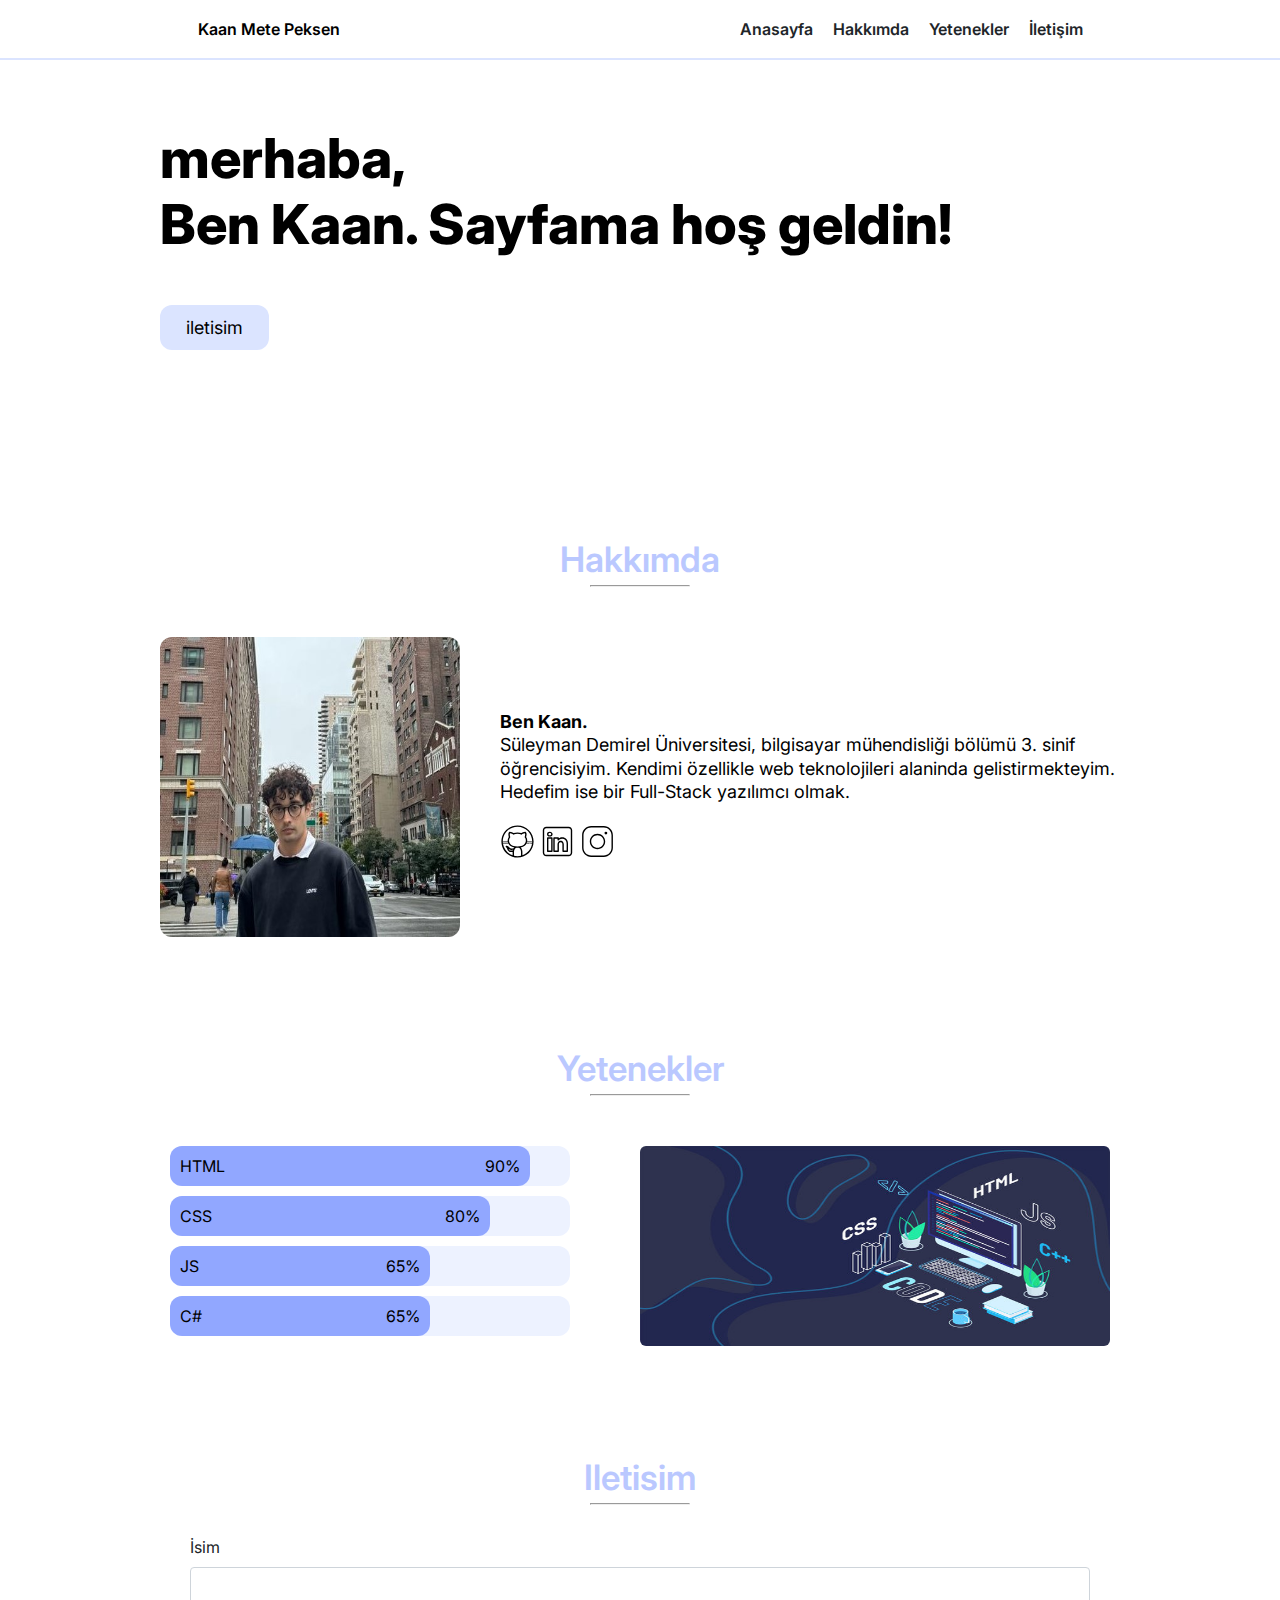
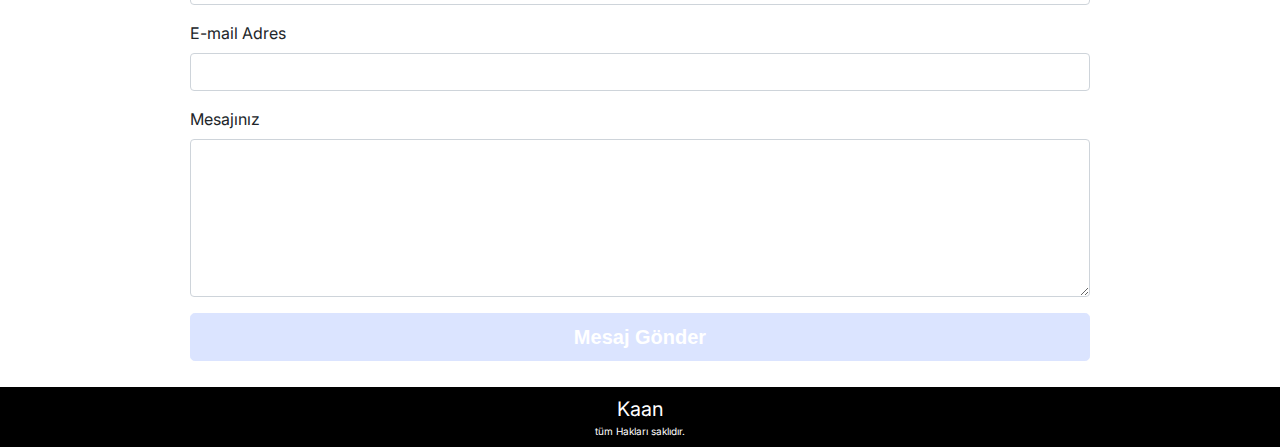
<file: index.html>
<!DOCTYPE html>
<html lang="en">
  <head>
    <meta charset="UTF-8" />
    <meta name="viewport" content="width=device-width, initial-scale=1.0" />
    <title>Kaan's website</title>
    <link rel="stylesheet" href="style.css" />
    <link rel="preconnect" href="https://fonts.googleapis.com" />
    <link rel="preconnect" href="https://fonts.gstatic.com" crossorigin />
    <link
      href="https://fonts.googleapis.com/css2?family=Inter:wght@600;800;900&family=Press+Start+2P&family=Roboto+Slab:wght@400;500;600&display=swap"
      rel="stylesheet"
    />
  </head>
  <body>
    <header class="header">
      <p class="name">Kaan Mete Peksen</p>
      <div class="links">
        <a href="#targetanasayfa" class="link">Anasayfa</a>
        <a href="#targethakkimda " class="link">Hakkımda</a>
        <a href="#targetyetenekler " class="link">Yetenekler</a>
        <a href="#targetiletisim " class="link">İletişim</a>
      </div>
    </header>
    <div id="targetanasayfa"></div>
    <article class="article">
      <div class="firstpart">
        <p class="mainheader">merhaba,<br />Ben Kaan. Sayfama hoş geldin!</p>
        <a href="#" class="iletisim" id="iletisimButton">iletisim</a>
      </div>
      <div class="aboutme">
        <div id="targethakkimda" class="d"></div>
        <p class="sectionheader">Hakkımda</p>
        <hr />
        <div class="aboutmecontent">
          <img
            src="images/photo.jpg"
            alt="myself"
            style="width: 300px; height: 300px"
            class="myself"
          />
          <p class="aboutmetext">
            <b>Ben Kaan.</b><br />Süleyman Demirel Üniversitesi, bilgisayar
            mühendisliği bölümü 3. sinif öğrencisiyim. Kendimi özellikle web
            teknolojileri alaninda gelistirmekteyim. Hedefim ise bir Full-Stack
            yazılımcı olmak.<br />
            <svg
              xmlns="http://www.w3.org/2000/svg"
              x="0px"
              y="0px"
              class="icon"
              onclick="openGithubPage()"
              viewBox="0 0 50 50"
            >
              <path
                d="M 25 2 C 12.311335 2 2 12.311335 2 25 C 2 37.688665 12.311335 48 25 48 C 37.688665 48 48 37.688665 48 25 C 48 12.311335 37.688665 2 25 2 z M 25 4 C 36.607335 4 46 13.392665 46 25 C 46 25.071371 45.994849 25.141688 45.994141 25.212891 C 45.354527 25.153853 44.615508 25.097776 43.675781 25.064453 C 42.347063 25.017336 40.672259 25.030987 38.773438 25.125 C 38.843852 24.634651 38.893205 24.137377 38.894531 23.626953 C 38.991361 21.754332 38.362521 20.002464 37.339844 18.455078 C 37.586913 17.601352 37.876747 16.515218 37.949219 15.283203 C 38.031819 13.878925 37.910599 12.321765 36.783203 11.269531 L 36.494141 11 L 36.099609 11 C 33.416539 11 31.580023 12.12321 30.457031 13.013672 C 28.835529 12.386022 27.01222 12 25 12 C 22.976367 12 21.135525 12.391416 19.447266 13.017578 C 18.324911 12.126691 16.486785 11 13.800781 11 L 13.408203 11 L 13.119141 11.267578 C 12.020956 12.287321 11.919778 13.801759 11.988281 15.199219 C 12.048691 16.431506 12.321732 17.552142 12.564453 18.447266 C 11.524489 20.02486 10.900391 21.822018 10.900391 23.599609 C 10.900391 24.111237 10.947969 24.610071 11.017578 25.101562 C 9.2118173 25.017808 7.6020996 25.001668 6.3242188 25.046875 C 5.3845143 25.080118 4.6454422 25.135713 4.0058594 25.195312 C 4.0052628 25.129972 4 25.065482 4 25 C 4 13.392665 13.392665 4 25 4 z M 14.396484 13.130859 C 16.414067 13.322043 17.931995 14.222972 18.634766 14.847656 L 19.103516 15.261719 L 19.681641 15.025391 C 21.263092 14.374205 23.026984 14 25 14 C 26.973016 14 28.737393 14.376076 30.199219 15.015625 L 30.785156 15.273438 L 31.263672 14.847656 C 31.966683 14.222758 33.487184 13.321554 35.505859 13.130859 C 35.774256 13.575841 36.007486 14.208668 35.951172 15.166016 C 35.883772 16.311737 35.577304 17.559658 35.345703 18.300781 L 35.195312 18.783203 L 35.494141 19.191406 C 36.483616 20.540691 36.988121 22.000937 36.902344 23.544922 L 36.900391 23.572266 L 36.900391 23.599609 C 36.900391 26.095064 36.00178 28.092339 34.087891 29.572266 C 32.174048 31.052199 29.152663 32 24.900391 32 C 20.648118 32 17.624827 31.052192 15.710938 29.572266 C 13.797047 28.092339 12.900391 26.095064 12.900391 23.599609 C 12.900391 22.134903 13.429308 20.523599 14.40625 19.191406 L 14.699219 18.792969 L 14.558594 18.318359 C 14.326866 17.530484 14.042825 16.254103 13.986328 15.101562 C 13.939338 14.14294 14.166221 13.537027 14.396484 13.130859 z M 8.8847656 26.021484 C 9.5914575 26.03051 10.40146 26.068656 11.212891 26.109375 C 11.290419 26.421172 11.378822 26.727898 11.486328 27.027344 C 8.178972 27.097092 5.7047309 27.429674 4.1796875 27.714844 C 4.1152068 27.214494 4.0638483 26.710021 4.0351562 26.199219 C 5.1622058 26.092262 6.7509972 25.994233 8.8847656 26.021484 z M 41.115234 26.037109 C 43.247527 26.010033 44.835728 26.108156 45.962891 26.214844 C 45.934234 26.718328 45.883749 27.215664 45.820312 27.708984 C 44.24077 27.41921 41.699674 27.086688 38.306641 27.033203 C 38.411945 26.739677 38.499627 26.438219 38.576172 26.132812 C 39.471291 26.084833 40.344564 26.046896 41.115234 26.037109 z M 11.912109 28.019531 C 12.508849 29.215327 13.361516 30.283019 14.488281 31.154297 C 16.028825 32.345531 18.031623 33.177838 20.476562 33.623047 C 20.156699 33.951698 19.86578 34.312595 19.607422 34.693359 L 19.546875 34.640625 C 19.552375 34.634325 19.04975 34.885878 18.298828 34.953125 C 17.547906 35.020374 16.621615 35 15.800781 35 C 14.575781 35 14.03621 34.42121 13.173828 33.367188 C 12.696283 32.72356 12.114101 32.202331 11.548828 31.806641 C 10.970021 31.401475 10.476259 31.115509 9.8652344 31.013672 L 9.7832031 31 L 9.6992188 31 C 9.2325521 31 8.7809835 31.03379 8.359375 31.515625 C 8.1485707 31.756544 8.003277 32.202561 8.0976562 32.580078 C 8.1920352 32.957595 8.4308563 33.189581 8.6445312 33.332031 C 10.011254 34.24318 10.252795 36.046511 11.109375 37.650391 C 11.909298 39.244315 13.635662 40 15.400391 40 L 18 40 L 18 44.802734 C 10.967811 42.320535 5.6646795 36.204613 4.3320312 28.703125 C 5.8629338 28.414776 8.4265387 28.068108 11.912109 28.019531 z M 37.882812 28.027344 C 41.445538 28.05784 44.08105 28.404061 45.669922 28.697266 C 44.339047 36.201504 39.034072 42.31987 32 44.802734 L 32 39.599609 C 32 38.015041 31.479642 36.267712 30.574219 34.810547 C 30.299322 34.368135 29.975945 33.949736 29.615234 33.574219 C 31.930453 33.11684 33.832364 32.298821 35.3125 31.154297 C 36.436824 30.284907 37.287588 29.220424 37.882812 28.027344 z M 23.699219 34.099609 L 26.5 34.099609 C 27.312821 34.099609 28.180423 34.7474 28.875 35.865234 C 29.569577 36.983069 30 38.484177 30 39.599609 L 30 45.398438 C 28.397408 45.789234 26.72379 46 25 46 C 23.27621 46 21.602592 45.789234 20 45.398438 L 20 39.599609 C 20 38.508869 20.467828 37.011307 21.208984 35.888672 C 21.950141 34.766037 22.886398 34.099609 23.699219 34.099609 z M 12.308594 35.28125 C 13.174368 36.179258 14.222525 37 15.800781 37 C 16.579948 37 17.552484 37.028073 18.476562 36.945312 C 18.479848 36.945018 18.483042 36.943654 18.486328 36.943359 C 18.36458 37.293361 18.273744 37.645529 18.197266 38 L 15.400391 38 C 14.167057 38 13.29577 37.55443 12.894531 36.751953 L 12.886719 36.738281 L 12.880859 36.726562 C 12.716457 36.421191 12.500645 35.81059 12.308594 35.28125 z"
              ></path>
            </svg>
            <svg
              xmlns="http://www.w3.org/2000/svg"
              x="0px"
              y="0px"
              class="icon"
              viewBox="0 0 50 50"
              onclick="openLinkedInPage()"
            >
              <path
                d="M 9 4 C 6.2504839 4 4 6.2504839 4 9 L 4 41 C 4 43.749516 6.2504839 46 9 46 L 41 46 C 43.749516 46 46 43.749516 46 41 L 46 9 C 46 6.2504839 43.749516 4 41 4 L 9 4 z M 9 6 L 41 6 C 42.668484 6 44 7.3315161 44 9 L 44 41 C 44 42.668484 42.668484 44 41 44 L 9 44 C 7.3315161 44 6 42.668484 6 41 L 6 9 C 6 7.3315161 7.3315161 6 9 6 z M 14 11.011719 C 12.904779 11.011719 11.919219 11.339079 11.189453 11.953125 C 10.459687 12.567171 10.011719 13.484511 10.011719 14.466797 C 10.011719 16.333977 11.631285 17.789609 13.691406 17.933594 A 0.98809878 0.98809878 0 0 0 13.695312 17.935547 A 0.98809878 0.98809878 0 0 0 14 17.988281 C 16.27301 17.988281 17.988281 16.396083 17.988281 14.466797 A 0.98809878 0.98809878 0 0 0 17.986328 14.414062 C 17.884577 12.513831 16.190443 11.011719 14 11.011719 z M 14 12.988281 C 15.392231 12.988281 15.94197 13.610038 16.001953 14.492188 C 15.989803 15.348434 15.460091 16.011719 14 16.011719 C 12.614594 16.011719 11.988281 15.302225 11.988281 14.466797 C 11.988281 14.049083 12.140703 13.734298 12.460938 13.464844 C 12.78117 13.19539 13.295221 12.988281 14 12.988281 z M 11 19 A 1.0001 1.0001 0 0 0 10 20 L 10 39 A 1.0001 1.0001 0 0 0 11 40 L 17 40 A 1.0001 1.0001 0 0 0 18 39 L 18 33.134766 L 18 20 A 1.0001 1.0001 0 0 0 17 19 L 11 19 z M 20 19 A 1.0001 1.0001 0 0 0 19 20 L 19 39 A 1.0001 1.0001 0 0 0 20 40 L 26 40 A 1.0001 1.0001 0 0 0 27 39 L 27 29 C 27 28.170333 27.226394 27.345035 27.625 26.804688 C 28.023606 26.264339 28.526466 25.940057 29.482422 25.957031 C 30.468166 25.973981 30.989999 26.311669 31.384766 26.841797 C 31.779532 27.371924 32 28.166667 32 29 L 32 39 A 1.0001 1.0001 0 0 0 33 40 L 39 40 A 1.0001 1.0001 0 0 0 40 39 L 40 28.261719 C 40 25.300181 39.122788 22.95433 37.619141 21.367188 C 36.115493 19.780044 34.024172 19 31.8125 19 C 29.710483 19 28.110853 19.704889 27 20.423828 L 27 20 A 1.0001 1.0001 0 0 0 26 19 L 20 19 z M 12 21 L 16 21 L 16 33.134766 L 16 38 L 12 38 L 12 21 z M 21 21 L 25 21 L 25 22.560547 A 1.0001 1.0001 0 0 0 26.798828 23.162109 C 26.798828 23.162109 28.369194 21 31.8125 21 C 33.565828 21 35.069366 21.582581 36.167969 22.742188 C 37.266572 23.901794 38 25.688257 38 28.261719 L 38 38 L 34 38 L 34 29 C 34 27.833333 33.720468 26.627107 32.990234 25.646484 C 32.260001 24.665862 31.031834 23.983076 29.517578 23.957031 C 27.995534 23.930001 26.747519 24.626988 26.015625 25.619141 C 25.283731 26.611293 25 27.829667 25 29 L 25 38 L 21 38 L 21 21 z"
              ></path>
            </svg>
            <svg
              xmlns="http://www.w3.org/2000/svg"
              x="0px"
              y="0px"
              viewBox="0 0 50 50"
              class="icon"
              onclick="openInstagramPage()"
            >
              <path
                d="M 16 3 C 8.8324839 3 3 8.8324839 3 16 L 3 34 C 3 41.167516 8.8324839 47 16 47 L 34 47 C 41.167516 47 47 41.167516 47 34 L 47 16 C 47 8.8324839 41.167516 3 34 3 L 16 3 z M 16 5 L 34 5 C 40.086484 5 45 9.9135161 45 16 L 45 34 C 45 40.086484 40.086484 45 34 45 L 16 45 C 9.9135161 45 5 40.086484 5 34 L 5 16 C 5 9.9135161 9.9135161 5 16 5 z M 37 11 A 2 2 0 0 0 35 13 A 2 2 0 0 0 37 15 A 2 2 0 0 0 39 13 A 2 2 0 0 0 37 11 z M 25 14 C 18.936712 14 14 18.936712 14 25 C 14 31.063288 18.936712 36 25 36 C 31.063288 36 36 31.063288 36 25 C 36 18.936712 31.063288 14 25 14 z M 25 16 C 29.982407 16 34 20.017593 34 25 C 34 29.982407 29.982407 34 25 34 C 20.017593 34 16 29.982407 16 25 C 16 20.017593 20.017593 16 25 16 z"
              ></path>
            </svg>
          </p>
        </div>
        <div id="targetyetenekler"></div>
      </div>
      <div class="skills">
        <p class="sectionheader">Yetenekler</p>
        <hr />

        <div class="skillscontent">
          <div class="skillstext">
            <div class="skillscontainer">
              <div class="skills html">
                <p>HTML</p>
                <p>90%</p>
              </div>
            </div>

            <div class="skillscontainer">
              <div class="skills css">
                <p>CSS</p>
                <p>80%</p>
              </div>
            </div>

            <div class="skillscontainer">
              <div class="skills js">
                <p>JS</p>
                <p>65%</p>
              </div>
            </div>
            <div class="skillscontainer">
              <div class="skills js">
                <p>C#</p>
                <p>65%</p>
              </div>
            </div>
          </div>
          <img src="images/htmlcssjs.jpg" alt="" class="skillsimg" />
        </div>
      </div>
      <div class="iletisimsection">
        <p class="sectionheader">Iletisim</p>
        <hr />
        <div class="fcf-body">
          <div id="fcf-form">
            <form
              id="fcf-form-id"
              class="fcf-form-class"
              method="post"
              action="contact-form-process.php"
            >
              <div class="fcf-form-group">
                <label for="Name" class="fcf-label">İsim</label>
                <div class="fcf-input-group">
                  <input
                    type="text"
                    id="Name"
                    name="Name"
                    class="fcf-form-control"
                    required
                  />
                </div>
              </div>

              <div class="fcf-form-group">
                <label for="Email" class="fcf-label">E-mail Adres</label>
                <div class="fcf-input-group">
                  <input
                    type="email"
                    id="Email"
                    name="Email"
                    class="fcf-form-control"
                    required
                  />
                </div>
              </div>

              <div class="fcf-form-group">
                <label for="Message" class="fcf-label">Mesajınız</label>
                <div class="fcf-input-group">
                  <textarea
                    id="Message"
                    name="Message"
                    class="fcf-form-control"
                    rows="6"
                    maxlength="3000"
                    required
                  ></textarea>
                </div>
              </div>

              <div class="fcf-form-group">
                <button
                  id="fcf-button"
                  class="fcf-btn fcf-btn-primary fcf-btn-lg fcf-btn-block"
                  onclick="buttonClicked()"
                >
                  Mesaj Gönder
                </button>
              </div>
            </form>
          </div>
          <div id="targetiletisim"></div>
        </div>
      </div>
    </article>
    <footer>
      <p class="footertext footername">Kaan</p>
      <p class="footertext">tüm Hakları saklıdır.</p>
    </footer>
  </body>
  <script src="script.js"></script>
</html>
</file>
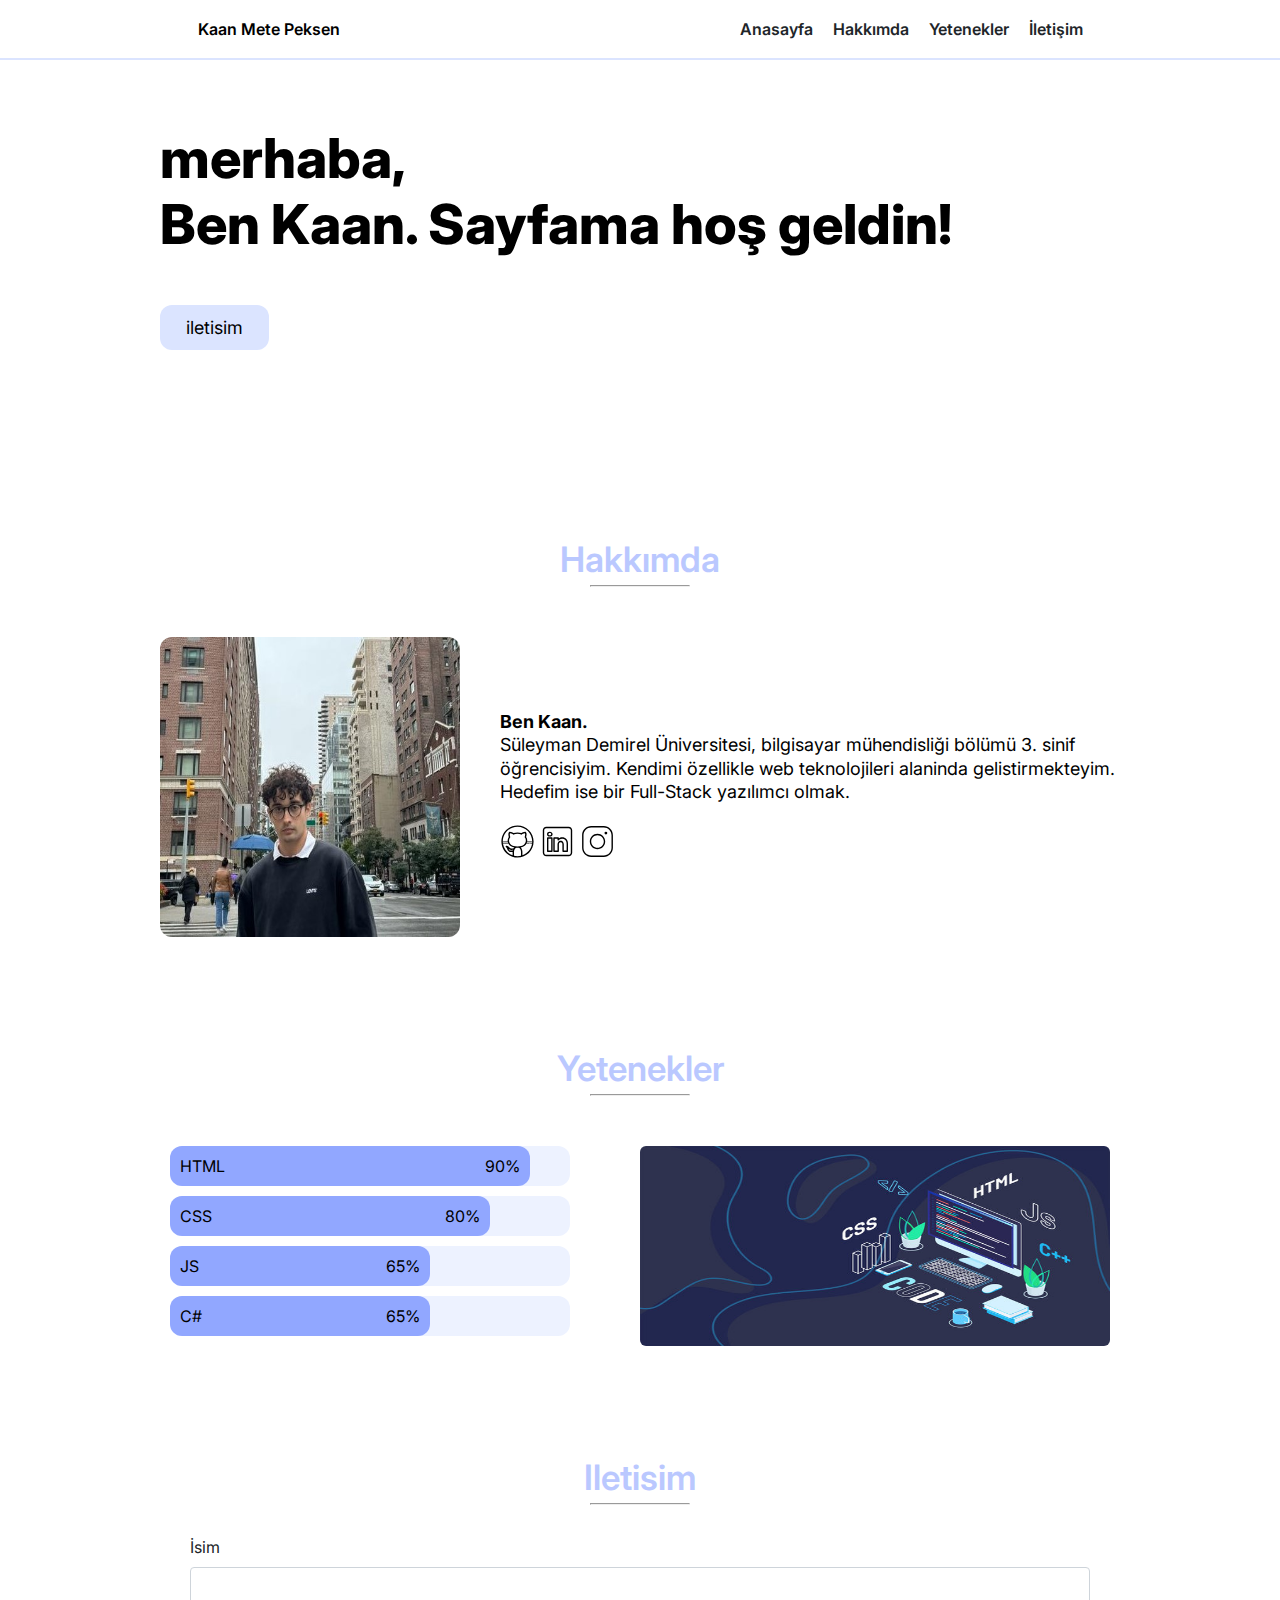
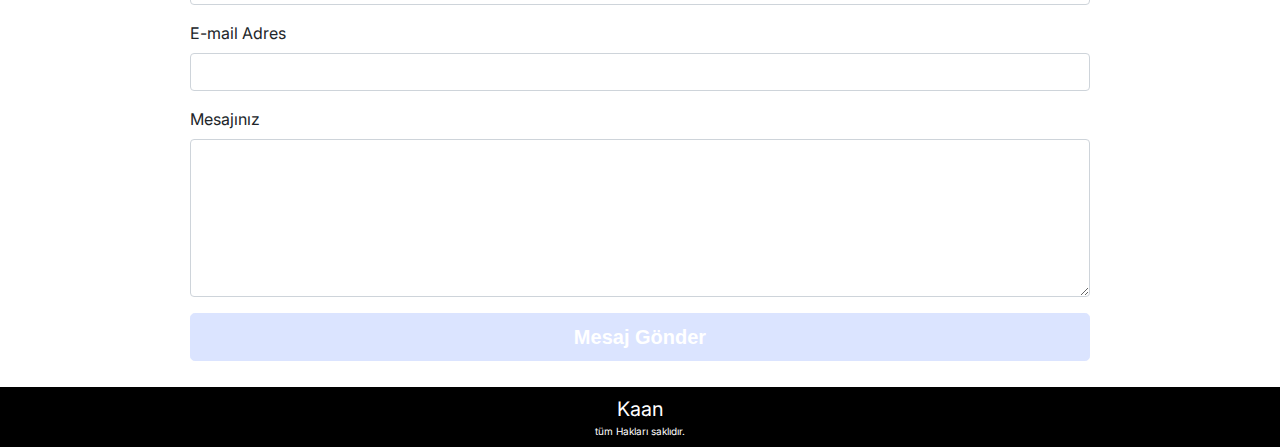
<file: homework/index.html>
<!DOCTYPE html>
<html lang="en">
  <head>
    <meta charset="UTF-8" />
    <meta name="viewport" content="width=device-width, initial-scale=1.0" />
    <title>Document</title>
    <link rel="stylesheet" href="style.css" />
    <link rel="preconnect" href="https://fonts.googleapis.com" />
    <link rel="preconnect" href="https://fonts.gstatic.com" crossorigin />
    <link
      href="https://fonts.googleapis.com/css2?family=Inter:wght@600;800;900&family=Press+Start+2P&family=Roboto+Slab:wght@400;500;600&display=swap"
      rel="stylesheet"
    />
  </head>
  <body>
    <header class="header">
      <p class="name">Kaan Mete Peksen</p>
      <div class="links">
        <a href="#targetanasayfa" class="link">Anasayfa</a>
        <a href="#targethakkimda " class="link">Hakkımda</a>
        <a href="#targetyetenekler " class="link">Yetenekler</a>
        <a href="#targetiletisim " class="link">İletişim</a>
      </div>
    </header>
    <div id="targetanasayfa"></div>
    <article class="article">
      <div class="firstpart">
        <p class="mainheader">merhaba,<br />Ben Kaan. Sayfama hoş geldin!</p>
        <a href="#" class="iletisim" id="iletisimButton">iletisim</a>
      </div>
      <div class="aboutme">
        <div id="targethakkimda" class="d"></div>
        <p class="sectionheader">Hakkımda</p>
        <hr />
        <div class="aboutmecontent">
          <img
            src="images/photo.jpg"
            alt="myself"
            style="width: 300px; height: 300px"
            class="myself"
          />
          <p class="aboutmetext">
            <b>Ben Kaan.</b><br />Süleyman Demirel Üniversitesi, bilgisayar
            mühendisliği bölümü 3. sinif öğrencisiyim. Kendimi özellikle web
            teknolojileri alaninda gelistirmekteyim. Hedefim ise bir Full-Stack
            yazılımcı olmak.<br />
            <svg
              xmlns="http://www.w3.org/2000/svg"
              x="0px"
              y="0px"
              class="icon"
              onclick="openGithubPage()"
              viewBox="0 0 50 50"
            >
              <path
                d="M 25 2 C 12.311335 2 2 12.311335 2 25 C 2 37.688665 12.311335 48 25 48 C 37.688665 48 48 37.688665 48 25 C 48 12.311335 37.688665 2 25 2 z M 25 4 C 36.607335 4 46 13.392665 46 25 C 46 25.071371 45.994849 25.141688 45.994141 25.212891 C 45.354527 25.153853 44.615508 25.097776 43.675781 25.064453 C 42.347063 25.017336 40.672259 25.030987 38.773438 25.125 C 38.843852 24.634651 38.893205 24.137377 38.894531 23.626953 C 38.991361 21.754332 38.362521 20.002464 37.339844 18.455078 C 37.586913 17.601352 37.876747 16.515218 37.949219 15.283203 C 38.031819 13.878925 37.910599 12.321765 36.783203 11.269531 L 36.494141 11 L 36.099609 11 C 33.416539 11 31.580023 12.12321 30.457031 13.013672 C 28.835529 12.386022 27.01222 12 25 12 C 22.976367 12 21.135525 12.391416 19.447266 13.017578 C 18.324911 12.126691 16.486785 11 13.800781 11 L 13.408203 11 L 13.119141 11.267578 C 12.020956 12.287321 11.919778 13.801759 11.988281 15.199219 C 12.048691 16.431506 12.321732 17.552142 12.564453 18.447266 C 11.524489 20.02486 10.900391 21.822018 10.900391 23.599609 C 10.900391 24.111237 10.947969 24.610071 11.017578 25.101562 C 9.2118173 25.017808 7.6020996 25.001668 6.3242188 25.046875 C 5.3845143 25.080118 4.6454422 25.135713 4.0058594 25.195312 C 4.0052628 25.129972 4 25.065482 4 25 C 4 13.392665 13.392665 4 25 4 z M 14.396484 13.130859 C 16.414067 13.322043 17.931995 14.222972 18.634766 14.847656 L 19.103516 15.261719 L 19.681641 15.025391 C 21.263092 14.374205 23.026984 14 25 14 C 26.973016 14 28.737393 14.376076 30.199219 15.015625 L 30.785156 15.273438 L 31.263672 14.847656 C 31.966683 14.222758 33.487184 13.321554 35.505859 13.130859 C 35.774256 13.575841 36.007486 14.208668 35.951172 15.166016 C 35.883772 16.311737 35.577304 17.559658 35.345703 18.300781 L 35.195312 18.783203 L 35.494141 19.191406 C 36.483616 20.540691 36.988121 22.000937 36.902344 23.544922 L 36.900391 23.572266 L 36.900391 23.599609 C 36.900391 26.095064 36.00178 28.092339 34.087891 29.572266 C 32.174048 31.052199 29.152663 32 24.900391 32 C 20.648118 32 17.624827 31.052192 15.710938 29.572266 C 13.797047 28.092339 12.900391 26.095064 12.900391 23.599609 C 12.900391 22.134903 13.429308 20.523599 14.40625 19.191406 L 14.699219 18.792969 L 14.558594 18.318359 C 14.326866 17.530484 14.042825 16.254103 13.986328 15.101562 C 13.939338 14.14294 14.166221 13.537027 14.396484 13.130859 z M 8.8847656 26.021484 C 9.5914575 26.03051 10.40146 26.068656 11.212891 26.109375 C 11.290419 26.421172 11.378822 26.727898 11.486328 27.027344 C 8.178972 27.097092 5.7047309 27.429674 4.1796875 27.714844 C 4.1152068 27.214494 4.0638483 26.710021 4.0351562 26.199219 C 5.1622058 26.092262 6.7509972 25.994233 8.8847656 26.021484 z M 41.115234 26.037109 C 43.247527 26.010033 44.835728 26.108156 45.962891 26.214844 C 45.934234 26.718328 45.883749 27.215664 45.820312 27.708984 C 44.24077 27.41921 41.699674 27.086688 38.306641 27.033203 C 38.411945 26.739677 38.499627 26.438219 38.576172 26.132812 C 39.471291 26.084833 40.344564 26.046896 41.115234 26.037109 z M 11.912109 28.019531 C 12.508849 29.215327 13.361516 30.283019 14.488281 31.154297 C 16.028825 32.345531 18.031623 33.177838 20.476562 33.623047 C 20.156699 33.951698 19.86578 34.312595 19.607422 34.693359 L 19.546875 34.640625 C 19.552375 34.634325 19.04975 34.885878 18.298828 34.953125 C 17.547906 35.020374 16.621615 35 15.800781 35 C 14.575781 35 14.03621 34.42121 13.173828 33.367188 C 12.696283 32.72356 12.114101 32.202331 11.548828 31.806641 C 10.970021 31.401475 10.476259 31.115509 9.8652344 31.013672 L 9.7832031 31 L 9.6992188 31 C 9.2325521 31 8.7809835 31.03379 8.359375 31.515625 C 8.1485707 31.756544 8.003277 32.202561 8.0976562 32.580078 C 8.1920352 32.957595 8.4308563 33.189581 8.6445312 33.332031 C 10.011254 34.24318 10.252795 36.046511 11.109375 37.650391 C 11.909298 39.244315 13.635662 40 15.400391 40 L 18 40 L 18 44.802734 C 10.967811 42.320535 5.6646795 36.204613 4.3320312 28.703125 C 5.8629338 28.414776 8.4265387 28.068108 11.912109 28.019531 z M 37.882812 28.027344 C 41.445538 28.05784 44.08105 28.404061 45.669922 28.697266 C 44.339047 36.201504 39.034072 42.31987 32 44.802734 L 32 39.599609 C 32 38.015041 31.479642 36.267712 30.574219 34.810547 C 30.299322 34.368135 29.975945 33.949736 29.615234 33.574219 C 31.930453 33.11684 33.832364 32.298821 35.3125 31.154297 C 36.436824 30.284907 37.287588 29.220424 37.882812 28.027344 z M 23.699219 34.099609 L 26.5 34.099609 C 27.312821 34.099609 28.180423 34.7474 28.875 35.865234 C 29.569577 36.983069 30 38.484177 30 39.599609 L 30 45.398438 C 28.397408 45.789234 26.72379 46 25 46 C 23.27621 46 21.602592 45.789234 20 45.398438 L 20 39.599609 C 20 38.508869 20.467828 37.011307 21.208984 35.888672 C 21.950141 34.766037 22.886398 34.099609 23.699219 34.099609 z M 12.308594 35.28125 C 13.174368 36.179258 14.222525 37 15.800781 37 C 16.579948 37 17.552484 37.028073 18.476562 36.945312 C 18.479848 36.945018 18.483042 36.943654 18.486328 36.943359 C 18.36458 37.293361 18.273744 37.645529 18.197266 38 L 15.400391 38 C 14.167057 38 13.29577 37.55443 12.894531 36.751953 L 12.886719 36.738281 L 12.880859 36.726562 C 12.716457 36.421191 12.500645 35.81059 12.308594 35.28125 z"
              ></path>
            </svg>
            <svg
              xmlns="http://www.w3.org/2000/svg"
              x="0px"
              y="0px"
              class="icon"
              viewBox="0 0 50 50"
              onclick="openLinkedInPage()"
            >
              <path
                d="M 9 4 C 6.2504839 4 4 6.2504839 4 9 L 4 41 C 4 43.749516 6.2504839 46 9 46 L 41 46 C 43.749516 46 46 43.749516 46 41 L 46 9 C 46 6.2504839 43.749516 4 41 4 L 9 4 z M 9 6 L 41 6 C 42.668484 6 44 7.3315161 44 9 L 44 41 C 44 42.668484 42.668484 44 41 44 L 9 44 C 7.3315161 44 6 42.668484 6 41 L 6 9 C 6 7.3315161 7.3315161 6 9 6 z M 14 11.011719 C 12.904779 11.011719 11.919219 11.339079 11.189453 11.953125 C 10.459687 12.567171 10.011719 13.484511 10.011719 14.466797 C 10.011719 16.333977 11.631285 17.789609 13.691406 17.933594 A 0.98809878 0.98809878 0 0 0 13.695312 17.935547 A 0.98809878 0.98809878 0 0 0 14 17.988281 C 16.27301 17.988281 17.988281 16.396083 17.988281 14.466797 A 0.98809878 0.98809878 0 0 0 17.986328 14.414062 C 17.884577 12.513831 16.190443 11.011719 14 11.011719 z M 14 12.988281 C 15.392231 12.988281 15.94197 13.610038 16.001953 14.492188 C 15.989803 15.348434 15.460091 16.011719 14 16.011719 C 12.614594 16.011719 11.988281 15.302225 11.988281 14.466797 C 11.988281 14.049083 12.140703 13.734298 12.460938 13.464844 C 12.78117 13.19539 13.295221 12.988281 14 12.988281 z M 11 19 A 1.0001 1.0001 0 0 0 10 20 L 10 39 A 1.0001 1.0001 0 0 0 11 40 L 17 40 A 1.0001 1.0001 0 0 0 18 39 L 18 33.134766 L 18 20 A 1.0001 1.0001 0 0 0 17 19 L 11 19 z M 20 19 A 1.0001 1.0001 0 0 0 19 20 L 19 39 A 1.0001 1.0001 0 0 0 20 40 L 26 40 A 1.0001 1.0001 0 0 0 27 39 L 27 29 C 27 28.170333 27.226394 27.345035 27.625 26.804688 C 28.023606 26.264339 28.526466 25.940057 29.482422 25.957031 C 30.468166 25.973981 30.989999 26.311669 31.384766 26.841797 C 31.779532 27.371924 32 28.166667 32 29 L 32 39 A 1.0001 1.0001 0 0 0 33 40 L 39 40 A 1.0001 1.0001 0 0 0 40 39 L 40 28.261719 C 40 25.300181 39.122788 22.95433 37.619141 21.367188 C 36.115493 19.780044 34.024172 19 31.8125 19 C 29.710483 19 28.110853 19.704889 27 20.423828 L 27 20 A 1.0001 1.0001 0 0 0 26 19 L 20 19 z M 12 21 L 16 21 L 16 33.134766 L 16 38 L 12 38 L 12 21 z M 21 21 L 25 21 L 25 22.560547 A 1.0001 1.0001 0 0 0 26.798828 23.162109 C 26.798828 23.162109 28.369194 21 31.8125 21 C 33.565828 21 35.069366 21.582581 36.167969 22.742188 C 37.266572 23.901794 38 25.688257 38 28.261719 L 38 38 L 34 38 L 34 29 C 34 27.833333 33.720468 26.627107 32.990234 25.646484 C 32.260001 24.665862 31.031834 23.983076 29.517578 23.957031 C 27.995534 23.930001 26.747519 24.626988 26.015625 25.619141 C 25.283731 26.611293 25 27.829667 25 29 L 25 38 L 21 38 L 21 21 z"
              ></path>
            </svg>
            <svg
              xmlns="http://www.w3.org/2000/svg"
              x="0px"
              y="0px"
              viewBox="0 0 50 50"
              class="icon"
              onclick="openInstagramPage()"
            >
              <path
                d="M 16 3 C 8.8324839 3 3 8.8324839 3 16 L 3 34 C 3 41.167516 8.8324839 47 16 47 L 34 47 C 41.167516 47 47 41.167516 47 34 L 47 16 C 47 8.8324839 41.167516 3 34 3 L 16 3 z M 16 5 L 34 5 C 40.086484 5 45 9.9135161 45 16 L 45 34 C 45 40.086484 40.086484 45 34 45 L 16 45 C 9.9135161 45 5 40.086484 5 34 L 5 16 C 5 9.9135161 9.9135161 5 16 5 z M 37 11 A 2 2 0 0 0 35 13 A 2 2 0 0 0 37 15 A 2 2 0 0 0 39 13 A 2 2 0 0 0 37 11 z M 25 14 C 18.936712 14 14 18.936712 14 25 C 14 31.063288 18.936712 36 25 36 C 31.063288 36 36 31.063288 36 25 C 36 18.936712 31.063288 14 25 14 z M 25 16 C 29.982407 16 34 20.017593 34 25 C 34 29.982407 29.982407 34 25 34 C 20.017593 34 16 29.982407 16 25 C 16 20.017593 20.017593 16 25 16 z"
              ></path>
            </svg>
          </p>
        </div>
        <div id="targetyetenekler"></div>
      </div>
      <div class="skills">
        <p class="sectionheader">Yetenekler</p>
        <hr />

        <div class="skillscontent">
          <div class="skillstext">
            <div class="skillscontainer">
              <div class="skills html">
                <p>HTML</p>
                <p>90%</p>
              </div>
            </div>

            <div class="skillscontainer">
              <div class="skills css">
                <p>CSS</p>
                <p>80%</p>
              </div>
            </div>

            <div class="skillscontainer">
              <div class="skills js">
                <p>JS</p>
                <p>65%</p>
              </div>
            </div>
            <div class="skillscontainer">
              <div class="skills js">
                <p>C#</p>
                <p>65%</p>
              </div>
            </div>
          </div>
          <img src="images/htmlcssjs.jpg" alt="" class="skillsimg" />
        </div>
      </div>
      <div class="iletisimsection">
        <p class="sectionheader">Iletisim</p>
        <hr />
        <div class="fcf-body">
          <div id="fcf-form">
            <form
              id="fcf-form-id"
              class="fcf-form-class"
              method="post"
              action="contact-form-process.php"
            >
              <div class="fcf-form-group">
                <label for="Name" class="fcf-label">İsim</label>
                <div class="fcf-input-group">
                  <input
                    type="text"
                    id="Name"
                    name="Name"
                    class="fcf-form-control"
                    required
                  />
                </div>
              </div>

              <div class="fcf-form-group">
                <label for="Email" class="fcf-label">E-mail Adres</label>
                <div class="fcf-input-group">
                  <input
                    type="email"
                    id="Email"
                    name="Email"
                    class="fcf-form-control"
                    required
                  />
                </div>
              </div>

              <div class="fcf-form-group">
                <label for="Message" class="fcf-label">Mesajınız</label>
                <div class="fcf-input-group">
                  <textarea
                    id="Message"
                    name="Message"
                    class="fcf-form-control"
                    rows="6"
                    maxlength="3000"
                    required
                  ></textarea>
                </div>
              </div>

              <div class="fcf-form-group">
                <button
                  id="fcf-button"
                  class="fcf-btn fcf-btn-primary fcf-btn-lg fcf-btn-block"
                  onclick="buttonClicked()"
                >
                  Mesaj Gönder
                </button>
              </div>
            </form>
          </div>
          <div id="targetiletisim"></div>
        </div>
      </div>
    </article>
    <footer>
      <p class="footertext footername">Kaan</p>
      <p class="footertext">tüm Hakları saklıdır.</p>
    </footer>
  </body>
  <script src="script.js"></script>
</html>
</file>
<file: style.css>
/*



*/

/* TOP SIDE*/
* {
  box-sizing: border-box;
  margin: 0;
  padding: 0;
}
body {
  font-family: "Inter", sans-serif;
}
hr {
  width: 100px;
  margin: 0 auto;
  margin-top: 5px;
}
.header {
  height: 60px;
  display: flex;
  gap: 400px;
  align-items: center;
  justify-content: center;
  border-bottom: 2px solid #dbe4ff;
  margin-bottom: 65px;
  width: 100%;
}
.links {
  display: flex;
  gap: 20px;
}
.name {
  font-weight: 600;
}
.link {
  text-decoration: none;
  color: #212529;
  font-weight: 600;
}
.link:hover {
  border-bottom: 1px solid #dbe4ff;
}
/* MIDDLE SIDE */
.article {
  width: 75%;
  margin: 0 auto;
}
.firstpart {
  margin-bottom: 200px;
}
.aboutme {
  margin-bottom: 100px;
}
.mainheader {
  font-weight: 800;
  font-size: 55px;
  margin-bottom: 60px;
}
.iletisim {
  background-color: #dbe4ff;
  color: black;
  text-decoration: none;
  padding: 12px 26px;
  border-radius: 12px;
  font-size: 18px;
  font-weight: 400;
}
.sectionheader {
  text-align: center;
  font-weight: 600;
  font-size: 35px;
  color: #bac8ff;
}
.aboutmecontent {
  margin-top: 50px;
  display: flex;
  justify-content: center;
  align-items: center;
  gap: 40px;
}
.aboutmetext {
  font-size: 18px;
  line-height: 1.3;
}
.icon {
  margin-top: 20px;
  width: 35px;
  height: 35px;
}
.icon:hover {
  cursor: pointer;
}
.myself {
  border-radius: 12px;
}
.skillscontent {
  margin-top: 50px;
  display: flex;
}
.skillscontainer {
  width: 85%;
  background-color: #edf2ff;
  margin-bottom: 10px;
  border-radius: 12px;
}

.skills {
  padding: 10px;
  color: black;
  border-radius: 12px;
}
.skillstext {
  width: 50%;
}
.skillsimg {
  width: 50%;
  border-radius: 6px;
  height: 200px;
}
.html {
  width: 90%;
  background-color: #91a7ff;
  display: flex;
  justify-content: space-between;
}
.css {
  width: 80%;
  background-color: #91a7ff;
  display: flex;
  justify-content: space-between;
}
.js {
  width: 65%;
  background-color: #91a7ff;
  display: flex;
  justify-content: space-between;
}
.iletisimsection {
  margin-top: 100px;
}
#fcf-form {
  display: block;
}

.fcf-body {
  margin: 0;
  font-size: 1rem;
  font-weight: 400;
  line-height: 1.5;
  color: #212529;
  text-align: left;
  background-color: #fff;
  padding: 30px;
  padding-bottom: 10px;
  border-radius: 0.25rem;
  max-width: 100%;
}

.fcf-form-group {
  margin-bottom: 1rem;
}

.fcf-input-group {
  position: relative;
  display: -ms-flexbox;
  display: flex;
  -ms-flex-wrap: wrap;
  flex-wrap: wrap;
  -ms-flex-align: stretch;
  align-items: stretch;
  width: 100%;
}

.fcf-form-control {
  display: block;
  width: 100%;
  height: calc(1.5em + 0.75rem + 2px);
  padding: 0.375rem 0.75rem;
  font-size: 1rem;
  font-weight: 400;
  line-height: 1.5;
  color: #495057;
  background-color: #fff;
  background-clip: padding-box;
  border: 1px solid #ced4da;
  outline: none;
  border-radius: 0.25rem;
}

.fcf-form-control:focus {
  border: 1px solid #313131;
}

select.fcf-form-control[size],
select.fcf-form-control[multiple] {
  height: auto;
}

textarea.fcf-form-control {
  height: auto;
}

label.fcf-label {
  display: inline-block;
  margin-bottom: 0.5rem;
}
.fcf-btn {
  display: inline-block;
  font-weight: 400;
  color: #212529;
  text-align: center;
  vertical-align: middle;
  cursor: pointer;
  background-color: transparent;
  border: 1px solid transparent;
  padding: 0.375rem 0.75rem;
  font-size: 1rem;
  line-height: 1.5;
  border-radius: 0.25rem;
  transition: color 0.15s ease-in-out, background-color 0.15s ease-in-out,
    border-color 0.15s ease-in-out, box-shadow 0.15s ease-in-out;
}

.fcf-btn:hover {
  color: #212529;
  text-decoration: none;
}

.fcf-btn:focus,
.fcf-btn.focus {
  outline: 0;
  box-shadow: 0 0 0 0.2rem rgba(0, 123, 255, 0.25);
}

.fcf-btn-primary {
  color: #fff;
  background-color: #dbe4ff;
  border-color: #dbe4ff;
  font-weight: bold;
}

.fcf-btn-primary:hover {
  color: #fff;
  background-color: #5c7cfa;
  border-color: #5c7cfa;
}

.fcf-btn-primary:focus,
.fcf-btn-primary.focus {
  color: #fff;
  background-color: #0069d9;
  border-color: #0062cc;
  box-shadow: 0 0 0 0.2rem rgba(38, 143, 255, 0.5);
}

.fcf-btn-lg,
.fcf-btn-group-lg > .fcf-btn {
  padding: 0.5rem 1rem;
  font-size: 1.25rem;
  line-height: 1.5;
  border-radius: 0.3rem;
}

.fcf-btn-block {
  display: block;
  width: 100%;
}

.fcf-btn-block + .fcf-btn-block {
  margin-top: 0.5rem;
}
footer {
  background-color: black;
  height: 60px;
  padding-top: 10px;
}
.footertext {
  color: white;
  text-align: center;
  font-size: 10px;
}
.footername {
  font-size: 20px;
  margin-bottom: 4px;
}
#targetanasayfa {
  opacity: 0;
  transition: opacity 3s; /* 1 saniyelik geçiş efekti */
}
</file>
<file: homework/style.css>
/*



*/

/* TOP SIDE*/
* {
  box-sizing: border-box;
  margin: 0;
  padding: 0;
}
body {
  font-family: "Inter", sans-serif;
}
hr {
  width: 100px;
  margin: 0 auto;
  margin-top: 5px;
}
.header {
  height: 60px;
  display: flex;
  gap: 400px;
  align-items: center;
  justify-content: center;
  border-bottom: 2px solid #dbe4ff;
  margin-bottom: 65px;
  width: 100%;
}
.links {
  display: flex;
  gap: 20px;
}
.name {
  font-weight: 600;
}
.link {
  text-decoration: none;
  color: #212529;
  font-weight: 600;
}
.link:hover {
  border-bottom: 1px solid #dbe4ff;
}
/* MIDDLE SIDE */
.article {
  width: 75%;
  margin: 0 auto;
}
.firstpart {
  margin-bottom: 200px;
}
.aboutme {
  margin-bottom: 100px;
}
.mainheader {
  font-weight: 800;
  font-size: 55px;
  margin-bottom: 60px;
}
.iletisim {
  background-color: #dbe4ff;
  color: black;
  text-decoration: none;
  padding: 12px 26px;
  border-radius: 12px;
  font-size: 18px;
  font-weight: 400;
}
.sectionheader {
  text-align: center;
  font-weight: 600;
  font-size: 35px;
  color: #bac8ff;
}
.aboutmecontent {
  margin-top: 50px;
  display: flex;
  justify-content: center;
  align-items: center;
  gap: 40px;
}
.aboutmetext {
  font-size: 18px;
  line-height: 1.3;
}
.icon {
  margin-top: 20px;
  width: 35px;
  height: 35px;
}
.icon:hover {
  cursor: pointer;
}
.myself {
  border-radius: 12px;
}
.skillscontent {
  margin-top: 50px;
  display: flex;
}
.skillscontainer {
  width: 85%;
  background-color: #edf2ff;
  margin-bottom: 10px;
  border-radius: 12px;
}

.skills {
  padding: 10px;
  color: black;
  border-radius: 12px;
}
.skillstext {
  width: 50%;
}
.skillsimg {
  width: 50%;
  border-radius: 6px;
  height: 200px;
}
.html {
  width: 90%;
  background-color: #91a7ff;
  display: flex;
  justify-content: space-between;
}
.css {
  width: 80%;
  background-color: #91a7ff;
  display: flex;
  justify-content: space-between;
}
.js {
  width: 65%;
  background-color: #91a7ff;
  display: flex;
  justify-content: space-between;
}
.iletisimsection {
  margin-top: 100px;
}
#fcf-form {
  display: block;
}

.fcf-body {
  margin: 0;
  font-size: 1rem;
  font-weight: 400;
  line-height: 1.5;
  color: #212529;
  text-align: left;
  background-color: #fff;
  padding: 30px;
  padding-bottom: 10px;
  border-radius: 0.25rem;
  max-width: 100%;
}

.fcf-form-group {
  margin-bottom: 1rem;
}

.fcf-input-group {
  position: relative;
  display: -ms-flexbox;
  display: flex;
  -ms-flex-wrap: wrap;
  flex-wrap: wrap;
  -ms-flex-align: stretch;
  align-items: stretch;
  width: 100%;
}

.fcf-form-control {
  display: block;
  width: 100%;
  height: calc(1.5em + 0.75rem + 2px);
  padding: 0.375rem 0.75rem;
  font-size: 1rem;
  font-weight: 400;
  line-height: 1.5;
  color: #495057;
  background-color: #fff;
  background-clip: padding-box;
  border: 1px solid #ced4da;
  outline: none;
  border-radius: 0.25rem;
}

.fcf-form-control:focus {
  border: 1px solid #313131;
}

select.fcf-form-control[size],
select.fcf-form-control[multiple] {
  height: auto;
}

textarea.fcf-form-control {
  height: auto;
}

label.fcf-label {
  display: inline-block;
  margin-bottom: 0.5rem;
}
.fcf-btn {
  display: inline-block;
  font-weight: 400;
  color: #212529;
  text-align: center;
  vertical-align: middle;
  cursor: pointer;
  background-color: transparent;
  border: 1px solid transparent;
  padding: 0.375rem 0.75rem;
  font-size: 1rem;
  line-height: 1.5;
  border-radius: 0.25rem;
  transition: color 0.15s ease-in-out, background-color 0.15s ease-in-out,
    border-color 0.15s ease-in-out, box-shadow 0.15s ease-in-out;
}

.fcf-btn:hover {
  color: #212529;
  text-decoration: none;
}

.fcf-btn:focus,
.fcf-btn.focus {
  outline: 0;
  box-shadow: 0 0 0 0.2rem rgba(0, 123, 255, 0.25);
}

.fcf-btn-primary {
  color: #fff;
  background-color: #dbe4ff;
  border-color: #dbe4ff;
  font-weight: bold;
}

.fcf-btn-primary:hover {
  color: #fff;
  background-color: #5c7cfa;
  border-color: #5c7cfa;
}

.fcf-btn-primary:focus,
.fcf-btn-primary.focus {
  color: #fff;
  background-color: #0069d9;
  border-color: #0062cc;
  box-shadow: 0 0 0 0.2rem rgba(38, 143, 255, 0.5);
}

.fcf-btn-lg,
.fcf-btn-group-lg > .fcf-btn {
  padding: 0.5rem 1rem;
  font-size: 1.25rem;
  line-height: 1.5;
  border-radius: 0.3rem;
}

.fcf-btn-block {
  display: block;
  width: 100%;
}

.fcf-btn-block + .fcf-btn-block {
  margin-top: 0.5rem;
}
footer {
  background-color: black;
  height: 60px;
  padding-top: 10px;
}
.footertext {
  color: white;
  text-align: center;
  font-size: 10px;
}
.footername {
  font-size: 20px;
  margin-bottom: 4px;
}
#targetanasayfa {
  opacity: 0;
  transition: opacity 3s; /* 1 saniyelik geçiş efekti */
}
</file>
